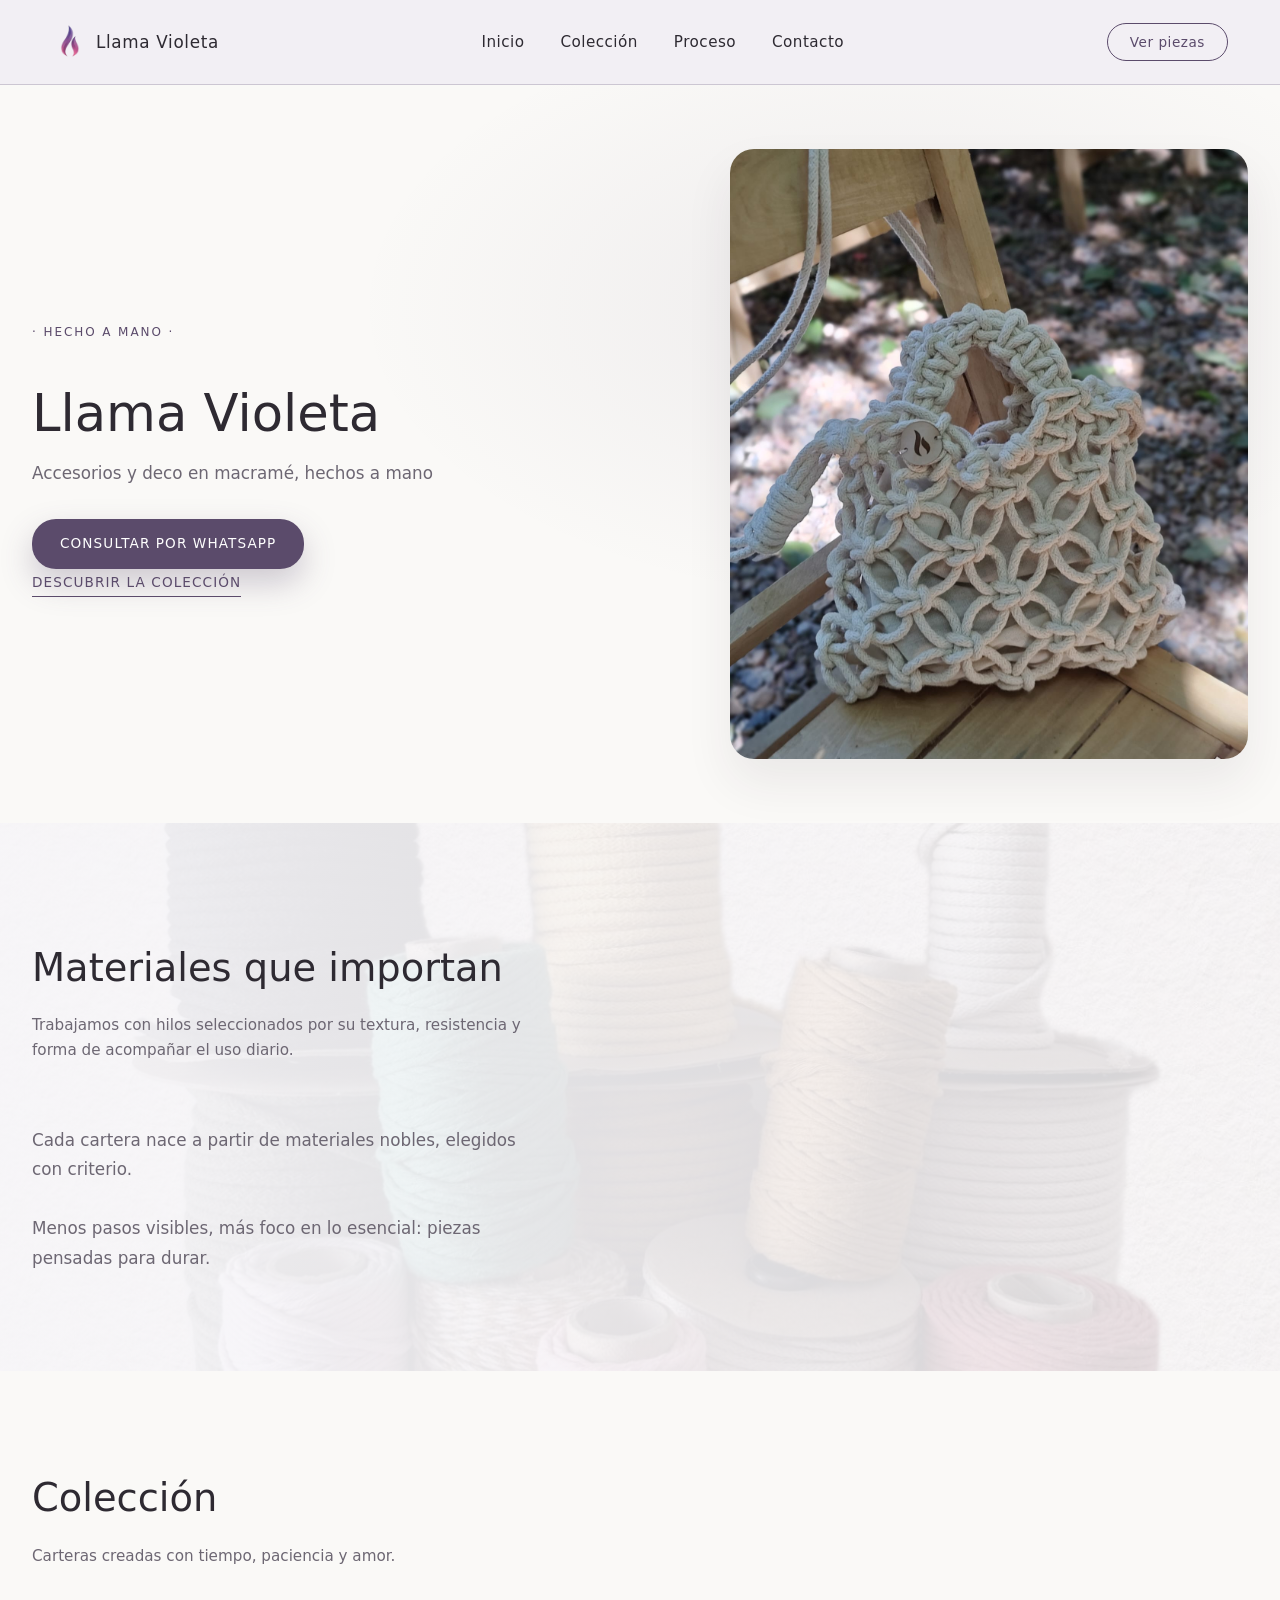
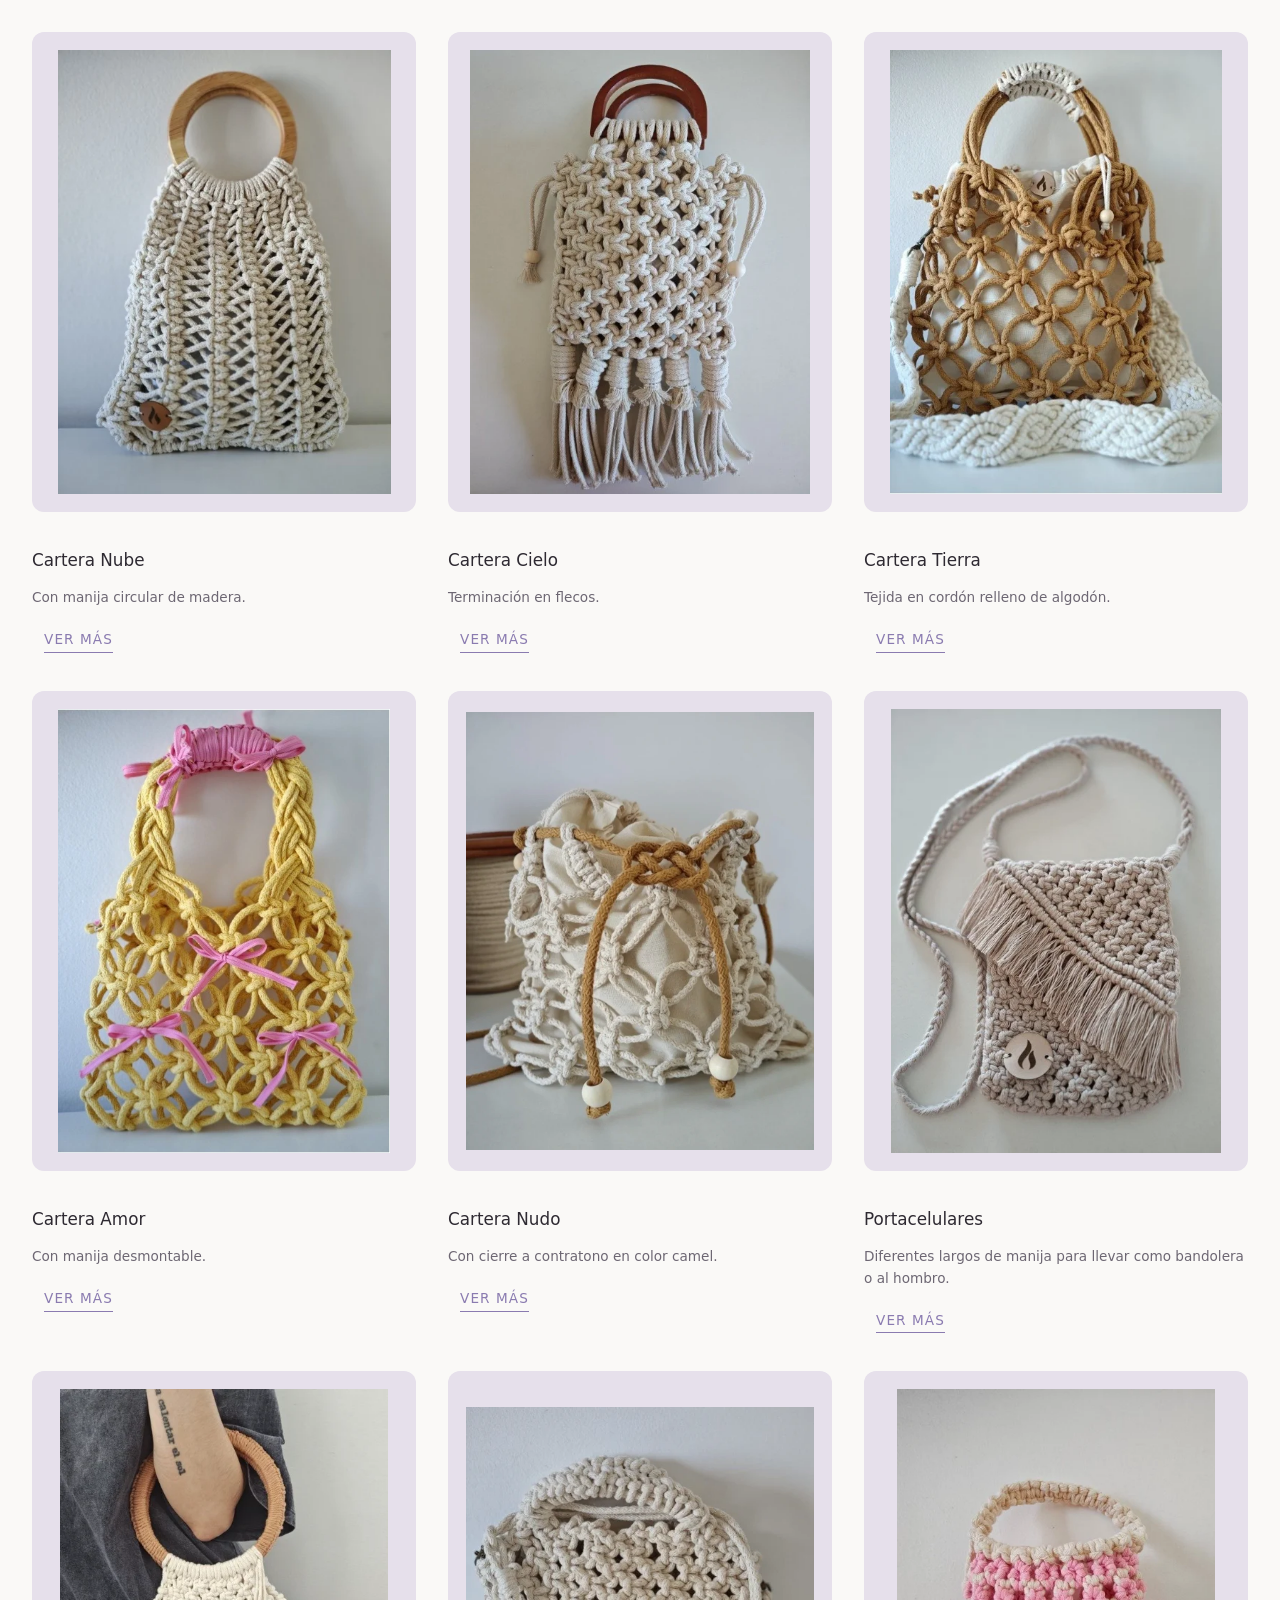
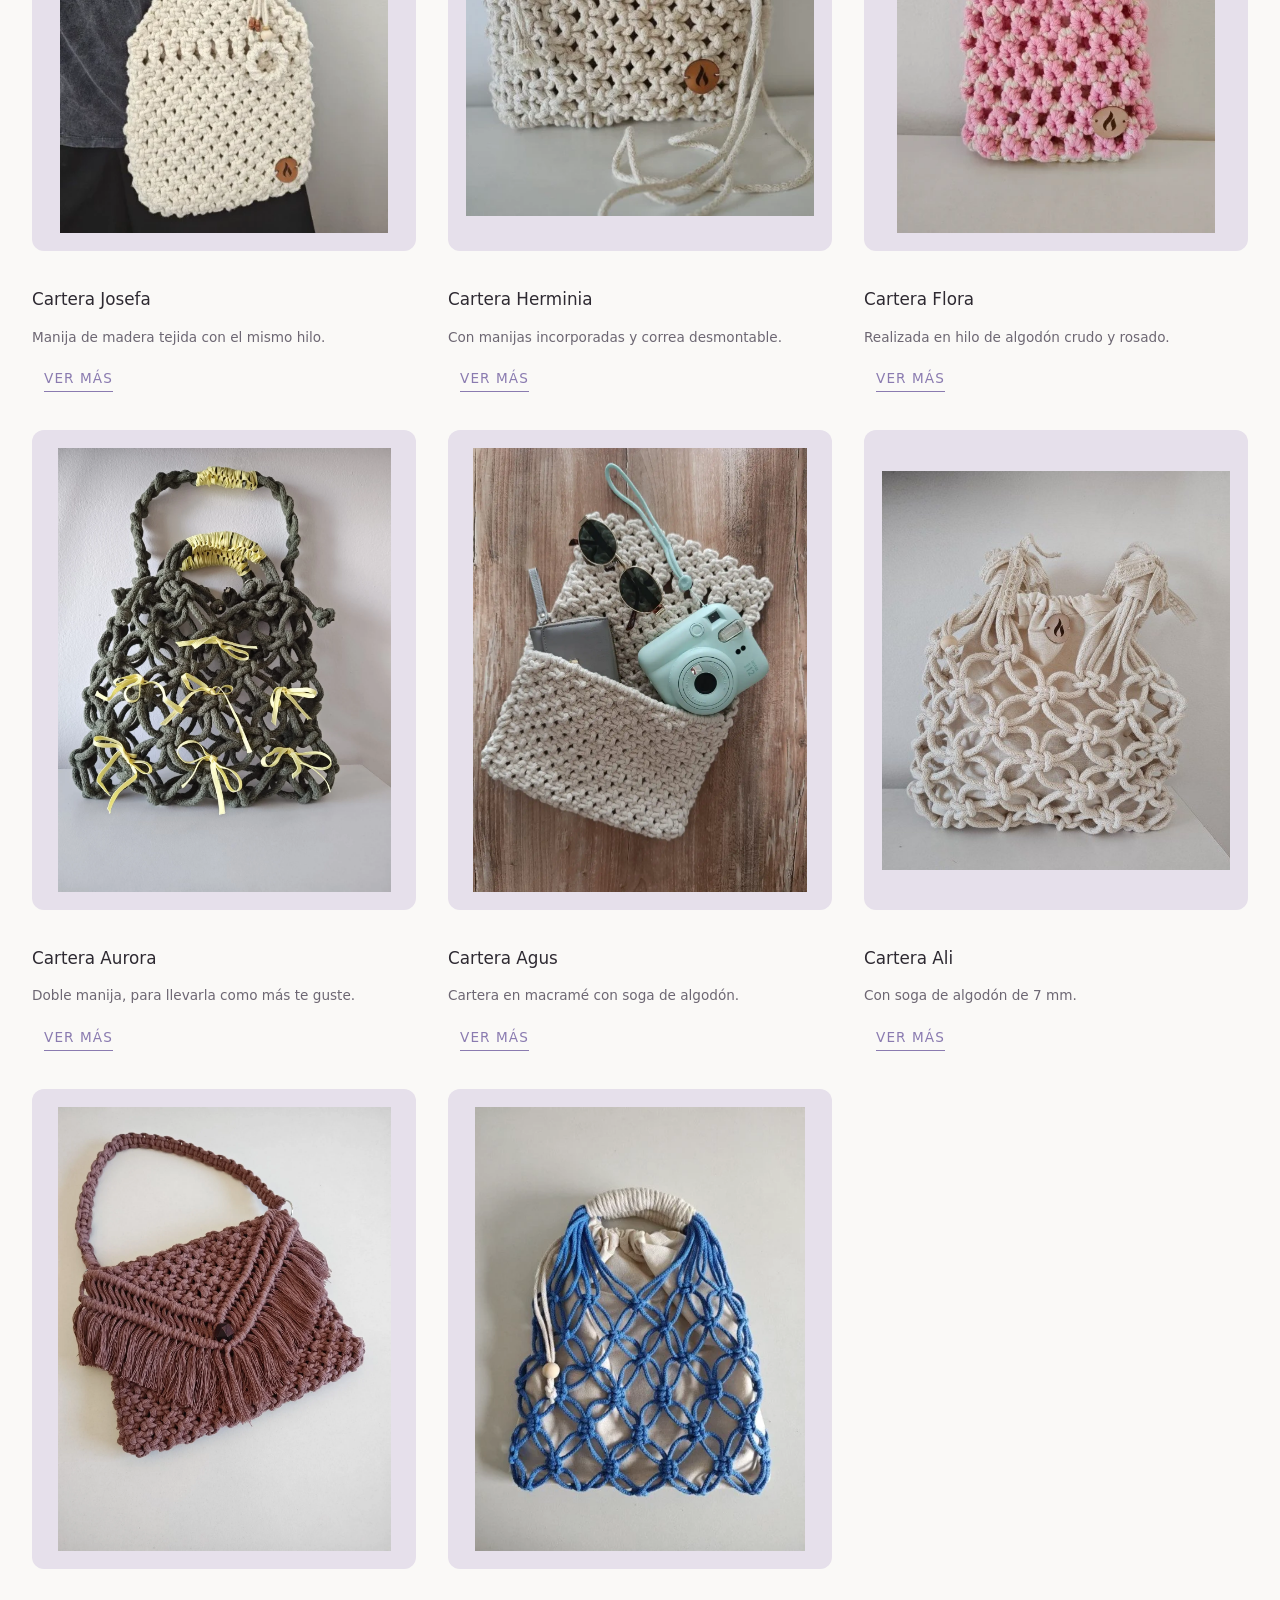
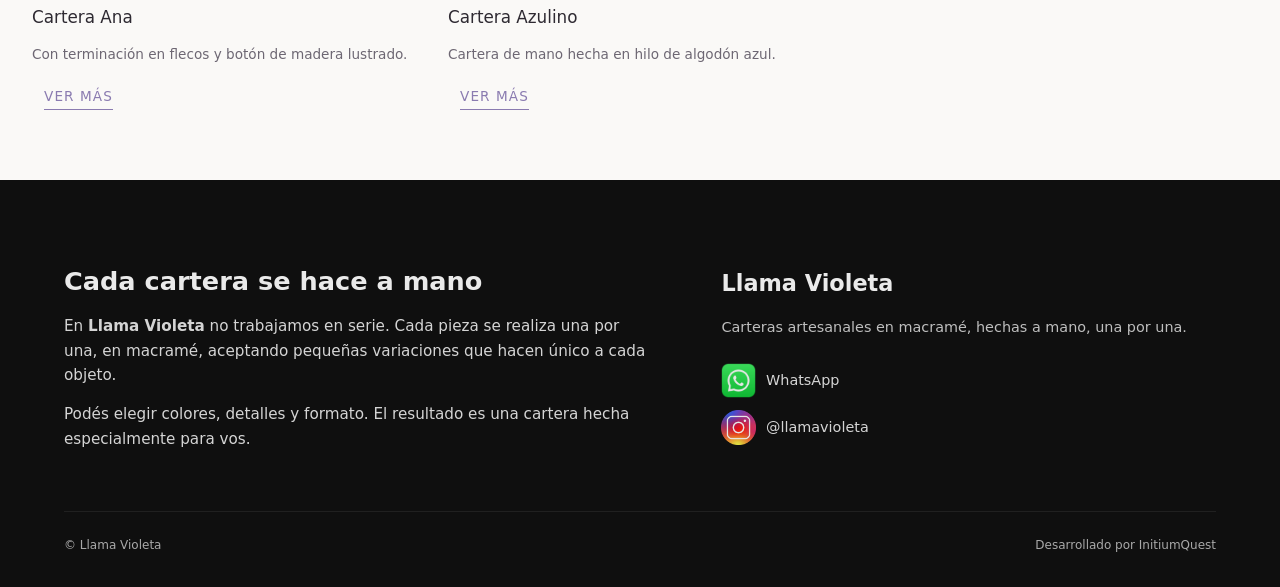
<file: index.html>
<!DOCTYPE html>
<html lang="en">

<head>
    <!-- BASE -->
    <meta charset="UTF-8">
    <meta http-equiv="X-UA-Compatible" content="IE=edge">
    <meta name="viewport" content="width=device-width, initial-scale=1.0">

    <!-- SEO BASIC -->
    <title>Llama Violeta | Tienda de Carteras, diseños modernos y elegantes</title>
    <meta name="description"
        content="Descubrí nuestra colección de carteras modernas, elegantes y de alta calidad. Diseños únicos para cada estilo. Envíos a todo el país.">
    <meta name="keywords" content="carteras, moda, bolsos, accesorios, carteras elegantes, tienda de carteras">
    <meta name="author" content="Tu Marca">

    <!-- INDEXING -->
    <meta name="robots" content="index, follow">
    <meta name="language" content="es">

    <!-- CANONICAL -->
    <link rel="canonical" href="https://llamavioleta.com.ar/">

    <!-- FAVICON -->
    <link rel="icon" href="./assets/logo.png" type="image/x-icon">

    <!-- CSS -->
    <link rel="stylesheet" href="styles.css">

    <!-- OPEN GRAPH (FACEBOOK / INSTAGRAM / WHATSAPP PREVIEW) -->
    <meta property="og:type" content="website">
    <meta property="og:title" content="Tienda de Carteras | Diseños modernos y elegantes">
    <meta property="og:description"
        content="Descubrí carteras modernas, elegantes y de alta calidad. Envíos a todo el país.">
    <meta property="og:url" content="https://llamavioleta.com.ar/">
    <meta property="og:image" content="https://llamavioleta.com.ar/og.jpg">
    <meta property="og:site_name" content="Tu Marca">

    <!-- TWITTER CARD -->
    <meta name="twitter:card" content="summary_large_image">
    <meta name="twitter:title" content="Tienda de Carteras | Diseños modernos y elegantes">
    <meta name="twitter:description" content="Descubrí carteras modernas, elegantes y de alta calidad.">
    <meta name="twitter:image" content="https://llamavioleta.com.ar/og.jpg">

    <!-- MOBILE / THEME -->
    <meta name="theme-color" content="#5B4B6B">
    <meta name="apple-mobile-web-app-capable" content="yes">

    <!-- PRECONNECT (performance) -->
    <link rel="preconnect" href="https://fonts.googleapis.com">
    <link rel="preconnect" href="https://fonts.gstatic.com" crossorigin>
</head>

<body>
    <header class="lv-header" id="lv-header">
        <div class="lv-header__container">

            <!-- Marca -->
            <div class="lv-header__brand">
                <img src="./assets/logo.png" alt="Llama Violeta Logo" class="lv-header__logo-img">
                <span class="lv-header__name">Llama Violeta</span>
            </div>

            <!-- Botón hamburguesa -->
            <button class="lv-header__toggle" aria-label="Abrir menú">
                <span></span>
                <span></span>
                <span></span>
            </button>

            <!-- Navegación -->
            <nav class="lv-header__nav">
                <a href="#inicio" class="lv-header__link">Inicio</a>
                <a href="#coleccion" class="lv-header__link">Colección</a>
                <a href="#proceso" class="lv-header__link">Proceso</a>
                <a href="#contacto" class="lv-header__link">Contacto</a>
            </nav>

            <!-- CTA -->
            <div class="lv-header__cta">
                <a href="#coleccion" class="lv-header__button">Ver piezas</a>
            </div>

        </div>
    </header>

    <section class="lv-hero" id="inicio">
        <div class="lv-hero__container">

            <!-- Texto -->
            <div class="lv-hero__content">
                <p class="lv-hero__eyebrow"> · Hecho a mano · </p>

                <h1 class="lv-hero__title">
                    Llama Violeta
                </h1>

                <p class="lv-hero__description">
                    Accesorios y deco en macramé, hechos a mano
                </p>

                <a href="https://wa.me/5491150413838?text=Hola%20quiero%20consultar%20por%20las%20carteras"
                    class="lv-hero__cta lv-hero__cta--whatsapp">
                    Consultar por WhatsApp
                </a>

                <a href="#coleccion" class="lv-hero__cta1">
                    Descubrir la colección
                </a>
            </div>

            <!-- Imagen -->
            <div class="lv-hero__media">
                <img src="./assets/portada.jpeg" class="lv-hero__image" fetchpriority="high" decoding="async"
                    alt="Detalle artesanal de cartera de cuero hecha a mano con costuras visibles" />
            </div>

        </div>
    </section>



    <section class="lv-process lv-process--bg" id="proceso">

        <!-- Imagen de fondo -->
        <div class="lv-process__background" aria-hidden="true">
            <img src="./assets/materiales.jpeg" alt="">
        </div>

        <!-- Capa de contenido -->
        <div class="lv-process__container">

            <div class="lv-process__content">

                <header class="lv-process__header">
                    <h2 class="lv-process__title">
                        Materiales que importan
                    </h2>

                    <p class="lv-process__subtitle">
                        Trabajamos con hilos seleccionados por su textura,
                        resistencia y forma de acompañar el uso diario.
                    </p>
                </header>

                <p class="lv-process__text">
                    Cada cartera nace a partir de materiales nobles,
                    elegidos con criterio.
                    <br><br>
                    Menos pasos visibles, más foco en lo esencial:
                    piezas pensadas para durar.
                </p>

            </div>

        </div>

    </section>
    <section class="lv-collection" id="coleccion">
        <div class="lv-collection__container">

            <header class="lv-collection__header lv-reveal">
                <h2 class="lv-collection__title">Colección</h2>
                <p class="lv-collection__subtitle">
                    Carteras creadas con tiempo, paciencia y amor.
                </p>
            </header>

            <div class="lv-collection__grid">

                <!-- Card -->
                <article class="lv-product-card lv-reveal" data-product-id="1">
                    <div class="lv-product-card__media">
                        <img src="./assets/Carteras/nube/nube.webp"
                            alt="Cartera artesanal modelo Nube de macramé hecha a mano con diseño elegante y liviano en tono claro"
                            loading="lazy" />
                    </div>

                    <div class="lv-product-card__content">
                        <h3 class="lv-product-card__name">Cartera Nube</h3>
                        <p class="lv-product-card__description">
                            Con manija circular de madera.
                        </p>

                        <button class="lv-product-card__button">
                            VER MÁS
                        </button>
                    </div>
                </article>
                <article class="lv-product-card lv-reveal" data-product-id="2">
                    <div class="lv-product-card__media">
                        <img src="./assets/Carteras/cielo/cielo.webp"
                            alt="Cartera artesanal modelo Cielo de macramé hecha a mano con diseño elegante femenino"
                            loading="lazy" />
                    </div>

                    <div class="lv-product-card__content">
                        <h3 class="lv-product-card__name">Cartera Cielo</h3>
                        <p class="lv-product-card__description">
                            Terminación en flecos.
                        </p>

                        <button class="lv-product-card__button">
                            VER MÁS
                        </button>
                    </div>
                </article>
                <article class="lv-product-card lv-reveal" data-product-id="3">
                    <div class="lv-product-card__media">
                        <img src="./assets/Carteras/tierra/tierra.webp"
                            alt="Cartera artesanal modelo Tierra de macramé hecho a mano con diseño elegante"
                            loading="lazy" />
                    </div>

                    <div class="lv-product-card__content">
                        <h3 class="lv-product-card__name">Cartera Tierra</h3>
                        <p class="lv-product-card__description">
                            Tejida en cordón relleno de algodón.
                        </p>

                        <button class="lv-product-card__button">
                            VER MÁS
                        </button>
                    </div>
                </article>
                <article class="lv-product-card lv-reveal" data-product-id="4">
                    <div class="lv-product-card__media">
                        <img src="./assets/Carteras/amor/amor.webp"
                            alt="Cartera artesanal modelo Amor de macramé hecha a mano estilo elegante y romántico"
                            loading="lazy" />
                    </div>

                    <div class="lv-product-card__content">
                        <h3 class="lv-product-card__name">Cartera Amor</h3>
                        <p class="lv-product-card__description">
                            Con manija desmontable.
                        </p>

                        <button class="lv-product-card__button">
                            VER MÁS
                        </button>
                    </div>
                </article>
                <article class="lv-product-card lv-reveal" data-product-id="5">
                    <div class="lv-product-card__media">
                        <img src="./assets/Carteras/nudo/nudo3.webp"
                            alt="Cartera artesanal modelo Nudo de macramé hecho a mano con diseño moderno y distintivo"
                            loading="lazy" />
                    </div>

                    <div class="lv-product-card__content">
                        <h3 class="lv-product-card__name">Cartera Nudo</h3>
                        <p class="lv-product-card__description">
                            Con cierre a contratono en color camel.
                        </p>

                        <button class="lv-product-card__button">
                            VER MÁS
                        </button>
                    </div>
                </article>
                <article class="lv-product-card lv-reveal" data-product-id="6">
                    <div class="lv-product-card__media">
                        <img src="./assets/Carteras/portacel/portacelular1.webp"
                            alt="Portacelular artesanal de macramé hecho a mano con diseño minimalista y funcional"
                            loading="lazy" />
                    </div>

                    <div class="lv-product-card__content">
                        <h3 class="lv-product-card__name">Portacelulares</h3>
                        <p class="lv-product-card__description">
                            Diferentes largos de manija para llevar como bandolera o al hombro.
                        </p>

                        <button class="lv-product-card__button">
                            VER MÁS
                        </button>
                    </div>
                </article>
                <article class="lv-product-card lv-reveal" data-product-id="7">
                    <div class="lv-product-card__media">
                        <img src="./assets/Carteras/josefa/josefa.webp"
                            alt="Cartera artesanal modelo Josefa de macramé hecha a mano con diseño elegante clásico"
                            loading="lazy" />
                    </div>

                    <div class="lv-product-card__content">
                        <h3 class="lv-product-card__name">Cartera Josefa</h3>
                        <p class="lv-product-card__description">
                            Manija de madera tejida con el mismo hilo.
                        </p>

                        <button class="lv-product-card__button">
                            VER MÁS
                        </button>
                    </div>
                </article>
                <article class="lv-product-card lv-reveal" data-product-id="8">
                    <div class="lv-product-card__media">
                        <img src="./assets/Carteras/herminia/herminia1.webp"
                            alt="Cartera artesanal modelo Herminia de macramé hecha a mano estilo elegante y sofisticado"
                            loading="lazy" />
                    </div>

                    <div class="lv-product-card__content">
                        <h3 class="lv-product-card__name">Cartera Herminia</h3>
                        <p class="lv-product-card__description">
                            Con manijas incorporadas y correa desmontable.
                        </p>

                        <button class="lv-product-card__button">
                            VER MÁS
                        </button>
                    </div>
                </article>
                <article class="lv-product-card lv-reveal" data-product-id="9">
                    <div class="lv-product-card__media">
                        <img src="./assets/Carteras/flora/flora1.webp"
                            alt="Cartera artesanal modelo Flora de macramé hecha a mano con diseño femenino y delicado"
                            loading="lazy" />
                    </div>

                    <div class="lv-product-card__content">
                        <h3 class="lv-product-card__name">Cartera Flora</h3>
                        <p class="lv-product-card__description">
                            Realizada en hilo de algodón crudo y rosado.
                        </p>

                        <button class="lv-product-card__button">
                            VER MÁS
                        </button>
                    </div>
                </article>
                <article class="lv-product-card lv-reveal" data-product-id="10">
                    <div class="lv-product-card__media">
                        <img src="./assets/Carteras/aurora/aurora1.webp"
                            alt="Cartera artesanal modelo Aurora de macramé hecha a mano diseño elegante y luminoso"
                            loading="lazy" />
                    </div>

                    <div class="lv-product-card__content">
                        <h3 class="lv-product-card__name">Cartera Aurora</h3>
                        <p class="lv-product-card__description">
                            Doble manija, para llevarla como más te guste.
                        </p>

                        <button class="lv-product-card__button">
                            VER MÁS
                        </button>
                    </div>
                </article>
                <article class="lv-product-card lv-reveal" data-product-id="11">
                    <div class="lv-product-card__media">
                        <img src="./assets/Carteras/agus/agus.webp"
                            alt="Cartera artesanal modelo Agus de macramé hecha a mano estilo moderno y versátil"
                            loading="lazy" />
                    </div>

                    <div class="lv-product-card__content">
                        <h3 class="lv-product-card__name">Cartera Agus</h3>
                        <p class="lv-product-card__description">
                            Cartera en macramé con soga de algodón.
                        </p>

                        <button class="lv-product-card__button">
                            VER MÁS
                        </button>
                    </div>
                </article>
                <article class="lv-product-card lv-reveal" data-product-id="12">
                    <div class="lv-product-card__media">
                        <img src="./assets/Carteras/ali/ali1.webp"
                            alt="Cartera artesanal modelo Ali de macramé hecha a mano diseño minimalista y elegante"
                            loading="lazy" />
                    </div>

                    <div class="lv-product-card__content">
                        <h3 class="lv-product-card__name">Cartera Ali</h3>
                        <p class="lv-product-card__description">
                            Con soga de algodón de 7 mm.
                        </p>

                        <button class="lv-product-card__button">
                            VER MÁS
                        </button>
                    </div>
                </article>
                <article class="lv-product-card lv-reveal" data-product-id="13">
                    <div class="lv-product-card__media">
                        <img src="./assets/Carteras/ana/ana.webp"
                            alt="Cartera artesanal modelo Ana de macramé hecha a mano estilo clásico y elegante femenino"
                            loading="lazy" />
                    </div>

                    <div class="lv-product-card__content">
                        <h3 class="lv-product-card__name">Cartera Ana</h3>
                        <p class="lv-product-card__description">
                            Con terminación en flecos y botón de madera lustrado.
                        </p>

                        <button class="lv-product-card__button">
                            VER MÁS
                        </button>
                    </div>
                </article>
                <article class="lv-product-card lv-reveal" data-product-id="14">
                    <div class="lv-product-card__media">
                        <img src="./assets/Carteras/azulino/azulino.webp"
                            alt="Cartera artesanal modelo Azulino de macramé hecha a mano con diseño elegante en tono azul"
                            loading="lazy" />
                    </div>

                    <div class="lv-product-card__content">
                        <h3 class="lv-product-card__name">Cartera Azulino</h3>
                        <p class="lv-product-card__description">
                            Cartera de mano hecha en hilo de algodón azul.
                        </p>

                        <button class="lv-product-card__button">
                            VER MÁS
                        </button>
                    </div>
                </article>


                <!-- Repetir cards -->
                <!-- … -->

            </div>
        </div>
    </section>

    <footer class="lv-footer">
        <div class="lv-footer__container">

            <!-- GRID PRINCIPAL -->
            <div class="lv-footer__grid">

                <!-- COLUMNA IZQUIERDA -->
                <div class="lv-footer__about">
                    <h2 class="lv-footer__title">
                        Cada cartera se hace a mano
                    </h2>

                    <p class="lv-footer__text">
                        En <strong>Llama Violeta</strong> no trabajamos en serie.
                        Cada pieza se realiza una por una, en macramé,
                        aceptando pequeñas variaciones que hacen único a cada objeto.
                    </p>

                    <p class="lv-footer__text">
                        Podés elegir colores, detalles y formato.
                        El resultado es una cartera hecha especialmente para vos.
                    </p>
                </div>

                <!-- COLUMNA DERECHA -->
                <div class="lv-footer__content">
                    <p class="lv-footer__brand">
                        Llama Violeta
                    </p>

                    <p class="lv-footer__description">
                        Carteras artesanales en macramé, hechas a mano,
                        una por una.
                    </p>

                    <div class="lv-footer__socials">
                        <a href="https://wa.me/5491150413838?text=Hola%20quiero%20consultar%20por%20las%20carteras" target="_blank" rel="noopener noreferrer"
                            class="lv-footer__social lv-footer__social--wp" aria-label="WhatsApp">
                            <img src="./assets/iconowp.webp" alt="WhatsApp">
                            <span>WhatsApp</span>
                        </a>

                        <a href="https://www.instagram.com/llamavioletamacrame" target="_blank" rel="noopener noreferrer"
                            class="lv-footer__social lv-footer__social--ig" aria-label="Instagram">
                            <img src="./assets/iconoig.webp" alt="Instagram">
                            <span>@llamavioleta</span>
                        </a>
                    </div>
                </div>

            </div>

            <!-- BASE -->
            <div class="lv-footer__bottom">
                <span>© Llama Violeta</span>

                <span class="lv-footer__signature">
                    Desarrollado por
                    <a href="https://www.initiumq.com" target="_blank" rel="noopener noreferrer">
                        InitiumQuest
                    </a>
                </span>
            </div>

        </div>
    </footer>
    <script src="./js/productos.js"></script>
    <script>
        document.addEventListener("DOMContentLoaded", () => {

            const toggle = document.querySelector(".lv-header__toggle");
            const nav = document.querySelector(".lv-header__nav");
            const links = document.querySelectorAll(".lv-header__nav a");

            if (!toggle || !nav) return;

            // Abrir / cerrar menú
            toggle.addEventListener("click", () => {
                nav.classList.toggle("is-open");
            });

            // Cerrar menú al tocar un link interno
            links.forEach(link => {
                link.addEventListener("click", () => {
                    nav.classList.remove("is-open");
                });
            });

            // Cerrar menú al hacer scroll (solo mobile)
            let lastScroll = window.scrollY;

            window.addEventListener("scroll", () => {
                const currentScroll = window.scrollY;

                if (
                    nav.classList.contains("is-open") &&
                    Math.abs(currentScroll - lastScroll) > 10
                ) {
                    nav.classList.remove("is-open");
                }

                lastScroll = currentScroll;
            }, { passive: true });

        });
    </script>



    <script>
        const revealItems = document.querySelectorAll(".lv-reveal");

        const observer = new IntersectionObserver(
            (entries) => {
                entries.forEach((entry, index) => {
                    if (entry.isIntersecting) {
                        entry.target.style.transitionDelay = `${index * 80}ms`;
                        entry.target.classList.add("is-visible");
                        observer.unobserve(entry.target);
                    }
                });
            },
            { threshold: 0.2 }
        );

        revealItems.forEach((item) => observer.observe(item));
    </script>

    <script>
        const header = document.getElementById("lv-header");

        window.addEventListener("scroll", () => {
            if (window.scrollY > 20) {
                header.classList.add("is-scrolled");
            } else {
                header.classList.remove("is-scrolled");
            }
        });
    </script>
    <script>
        document.querySelectorAll(".lv-product-card__button").forEach(button => {
            button.addEventListener("click", (e) => {

                const card = e.target.closest(".lv-product-card");
                const id = card.dataset.productId;

                localStorage.setItem("selectedProductId", id);

                window.location.href = "./productos/producto.html";

            });
        });
    </script>
</body>

</html>
</file>
<file: styles.css>
/* ===========================
   RESET BASE – LLAMA VIOLETA
   =========================== */

*,
*::before,
*::after {
    box-sizing: border-box;
}

html {
    scroll-behavior: smooth;
    -webkit-text-size-adjust: 100%;
}

body {
    margin: 0;
    padding: 0;
    font-family: system-ui, -apple-system, BlinkMacSystemFont, "Segoe UI", sans-serif;
    background-color: var(--lv-color-bg);
    color: var(--lv-color-text);
    line-height: 1.6;
}

img,
picture,
video,
canvas,
svg {
    display: block;
    max-width: 100%;
}

a {
    color: inherit;
    text-decoration: none;
}

button,
input,
select,
textarea {
    font: inherit;
}

/* ===========================
   DESIGN TOKENS – LLAMA VIOLETA
   =========================== */

:root {
    /* Brand Colors */
    --lv-color-primary: #5B4B6B;
    /* violeta humo */
    --lv-color-secondary: #E6E0EB;
    /* lila niebla */
    --lv-color-accent: #C2A6B0;
    /* arcilla suave */

    /* Base Colors */
    --lv-color-bg: #FAF9F7;
    /* blanco lino */
    --lv-color-text: #2E2A32;
    /* grafito */
    --lv-color-text-muted: #6D6773;

    /* UI Colors */
    --lv-color-border: rgba(91, 75, 107, 0.25);
    --lv-color-shadow: rgba(46, 42, 50, 0.08);

    /* Typography */
    --lv-font-base: system-ui, -apple-system, BlinkMacSystemFont, "Segoe UI", sans-serif;
    --lv-font-size-xs: 0.75rem;
    --lv-font-size-sm: 0.85rem;
    --lv-font-size-md: 0.95rem;
    --lv-font-size-lg: 1.05rem;
    --lv-font-size-xl: 1.4rem;

    /* Spacing */
    --lv-space-xxs: 4px;
    --lv-space-xs: 8px;
    --lv-space-sm: 12px;
    --lv-space-md: 18px;
    --lv-space-lg: 32px;
    --lv-space-xl: 64px;

    /* Radius */
    --lv-radius-sm: 6px;
    --lv-radius-md: 12px;
    --lv-radius-lg: 24px;
    --lv-radius-round: 50%;

    /* Transitions */
    --lv-transition-fast: 0.2s ease;
    --lv-transition-base: 0.3s ease;

    /* Layout */
    --lv-max-width: 1240px;
}










/* ===========================
   HEADER – LLAMA VIOLETA
   =========================== */

.lv-header {
    position: sticky;
    top: 0;
    width: 100%;
    background-color: rgba(242, 238, 244, 0.94);
    backdrop-filter: blur(6px);
    border-bottom: 1px solid var(--lv-color-border);
    z-index: 1000;
    transition: var(--lv-transition-base);
}

.lv-header__container {
    max-width: var(--lv-max-width);
    margin: 0 auto;
    padding: calc(var(--lv-space-md) + 6px) var(--lv-space-lg);
    display: flex;
    align-items: center;
    justify-content: space-between;
    position: relative;
}

/* Marca */
.lv-header__brand {
    display: flex;
    align-items: center;
    gap: var(--lv-space-xs);
}

.lv-header__logo-img {
    width: 36px;
    height: 36px;
    object-fit: contain;
    border-radius: var(--lv-radius-round);
}

.lv-header__name {
    font-size: var(--lv-font-size-lg);
    font-weight: 500;
    letter-spacing: 0.04em;
}

/* Navegación */
.lv-header__nav {
    display: flex;
    gap: calc(var(--lv-space-lg) + 4px);
}

.lv-header__link {
    position: relative;
    font-size: var(--lv-font-size-md);
    color: var(--lv-color-text);
    letter-spacing: 0.03em;
    transition: color var(--lv-transition-fast);
}

.lv-header__link::after {
    content: "";
    position: absolute;
    left: 0;
    bottom: -4px;
    width: 0;
    height: 1px;
    background-color: var(--lv-color-primary);
    transition: width var(--lv-transition-fast);
}

.lv-header__link:hover {
    color: var(--lv-color-primary);
}

.lv-header__link:hover::after {
    width: 100%;
}

/* CTA */
.lv-header__button {
    padding: calc(var(--lv-space-xs) + 2px) calc(var(--lv-space-md) + 4px);
    border: 1px solid var(--lv-color-primary);
    border-radius: var(--lv-radius-lg);
    font-size: var(--lv-font-size-sm);
    letter-spacing: 0.04em;
    color: var(--lv-color-primary);
    background: transparent;
    transition: var(--lv-transition-fast);
}

.lv-header__button:hover {
    background-color: var(--lv-color-primary);
    color: var(--lv-color-bg);
}

/* ===========================
   HAMBURGUESA
   =========================== */

.lv-header__toggle {
    display: none;
    background: none;
    border: none;
    width: 32px;
    height: 22px;
    flex-direction: column;
    justify-content: space-between;
    cursor: pointer;
}

.lv-header__toggle span {
    height: 2px;
    width: 100%;
    background-color: var(--lv-color-text);
    border-radius: 2px;
    transition: var(--lv-transition-fast);
}

/* ===========================
   MOBILE
   =========================== */
@media (max-width: 768px) {

    .lv-header__toggle {
        display: flex;
    }

    .lv-header__nav {
        position: absolute;
        top: 100%;
        left: 0;
        width: 100%;
        background-color: rgba(242, 238, 244, 0.98);
        flex-direction: column;
        align-items: center;
        gap: var(--lv-space-md);
        padding: var(--lv-space-lg) 0;
        opacity: 0;
        transform: translateY(-10px);
        pointer-events: none;
        transition: var(--lv-transition-base);
    }

    .lv-header__nav.is-open {
        opacity: 1;
        transform: translateY(0);
        pointer-events: auto;
    }

    .lv-header__cta {
        display: none;
    }

    .lv-header__name {
        font-size: var(--lv-font-size-sm);
    }
}

/* ===========================
   MOBILE CHICO
   =========================== */
@media (max-width: 480px) {
    .lv-header__name {
        display: none;
    }
}













/* ===========================
   HERO – LLAMA VIOLETA
   =========================== */

.lv-hero {
    position: relative;
    padding: var(--lv-space-xl) var(--lv-space-lg);
    background-color: var(--lv-color-bg);
    overflow: hidden;
}

.lv-hero::before {
    content: "";
    position: absolute;
    inset: 0;
    background: radial-gradient(900px 500px at 70% 30%,
            rgba(91, 75, 107, 0.08),
            transparent 60%);
    pointer-events: none;
}

.lv-hero__container {
    position: relative;
    max-width: var(--lv-max-width);
    margin: 0 auto;
    display: grid;
    grid-template-columns: 1.1fr 0.9fr;
    gap: var(--lv-space-xl);
    align-items: center;
}

/* ===========================
   CONTENIDO
   =========================== */

.lv-hero__content {
    max-width: 520px;
    animation: lv-hero-fade-up 0.8s ease forwards;
}

.lv-hero__eyebrow {
    font-size: var(--lv-font-size-xs);
    letter-spacing: 0.16em;
    text-transform: uppercase;
    color: var(--lv-color-primary);
    margin-bottom: var(--lv-space-sm);
}

.lv-hero__title {
    font-size: clamp(2.4rem, 4vw, 3.2rem);
    line-height: 1.12;
    font-weight: 500;
    margin-bottom: var(--lv-space-md);
    color: var(--lv-color-text);
}

.lv-hero__description {
    font-size: var(--lv-font-size-lg);
    color: var(--lv-color-text-muted);
    margin-bottom: var(--lv-space-lg);
    max-width: 460px;
}

/* ===========================
   CTA
   =========================== */

.lv-hero__cta {
    display: inline-block;
    font-size: var(--lv-font-size-sm);
    letter-spacing: 0.08em;
    text-transform: uppercase;
    margin-right: var(--lv-space-md);
    padding-bottom: 4px;
    color: var(--lv-color-primary);
    position: relative;
}

.lv-hero__cta::after {
    content: "";
    position: absolute;
    left: 0;
    bottom: 0;
    width: 100%;
    height: 1px;
    background-color: currentColor;
    transform-origin: left;
    transition: transform var(--lv-transition-fast);
}

.lv-hero__cta:hover::after {
    transform: scaleX(0.65);
}

.lv-hero__cta1 {
    display: inline-block;
    font-size: var(--lv-font-size-sm);
    letter-spacing: 0.08em;
    text-transform: uppercase;
    margin-right: var(--lv-space-md);
    padding-bottom: 4px;
    color: var(--lv-color-primary);
    position: relative;
}

.lv-hero__cta1::after {
    content: "";
    position: absolute;
    left: 0;
    bottom: 0;
    width: 100%;
    height: 1px;
    background-color: currentColor;
    transform-origin: left;
    transition: transform var(--lv-transition-fast);
}

.lv-hero__cta1:hover::after {
    transform: scaleX(0.65);
}

/* ===========================
   CTA WHATSAPP – SOLIDO
   =========================== */

.lv-hero__cta--whatsapp {
    display: inline-block;
    padding: 14px 28px;
    background-color: var(--lv-color-primary);
    color: #fff;
    border-radius: var(--lv-radius-lg);
    font-size: var(--lv-font-size-sm);
    letter-spacing: 0.08em;
    text-transform: uppercase;
    font-weight: 500;
    box-shadow: 0 14px 32px rgba(91, 75, 107, 0.28);
    transition:
        transform var(--lv-transition-base),
        box-shadow var(--lv-transition-base);
}

/* eliminar subrayado animado heredado */
.lv-hero__cta--whatsapp::after {
    display: none;
}

.lv-hero__cta--whatsapp:hover {
    transform: translateY(-2px);
    box-shadow: 0 20px 44px rgba(91, 75, 107, 0.38);
}

/* ===========================
   MOBILE
   =========================== */

@media (max-width: 768px) {
    .lv-hero__cta--whatsapp {
        width: 100%;
        text-align: center;
    }
}

/* ===========================
   MEDIA
   =========================== */

.lv-hero__media {
    position: relative;
    animation: lv-hero-fade 1s ease forwards;
}

.lv-hero__image {
    width: 100%;
    height: auto;
    object-fit: cover;
    border-radius: var(--lv-radius-lg);
    box-shadow: 0 24px 48px var(--lv-color-shadow);
}

/* ===========================
   ANIMACIONES
   =========================== */

@keyframes lv-hero-fade-up {
    from {
        opacity: 0;
        transform: translateY(24px);
    }

    to {
        opacity: 1;
        transform: translateY(0);
    }
}

@keyframes lv-hero-fade {
    from {
        opacity: 0;
        transform: scale(0.97);
    }

    to {
        opacity: 1;
        transform: scale(1);
    }
}

/* ===========================
   RESPONSIVE
   =========================== */

@media (max-width: 1024px) {
    .lv-hero__container {
        grid-template-columns: 1fr 1fr;
    }
}

@media (max-width: 768px) {
    .lv-hero {
        padding: var(--lv-space-lg) var(--lv-space-md);
    }

    .lv-hero__container {
        grid-template-columns: 1fr;
        gap: var(--lv-space-lg);
    }

    .lv-hero__media {
        order: -1;
    }

    .lv-hero__title {
        font-size: 2.1rem;
    }

    .lv-hero__cta1 {
        display: none;
    }
}













/* ===========================
   PROCESO – MATERIAL EDITORIAL (FULL BG)
   =========================== */

.lv-process {
    position: relative;
    padding: var(--lv-space-xl) var(--lv-space-lg);
    background-color: var(--lv-color-bg);
    overflow: hidden;
}

/* ===========================
   FONDO
   =========================== */

.lv-process__background {
    position: absolute;
    inset: 0;
    z-index: 0;
    overflow: hidden;
}

.lv-process__background img {
    width: 100%;
    height: 100%;
    object-fit: cover;
    transform: scale(1.05);
    filter: saturate(0.9);
}

/* Overlay sutil para legibilidad */
.lv-process__background::after {
    content: "";
    position: absolute;
    inset: 0;
    background: linear-gradient(to right,
            rgba(247, 246, 249, 0.96),
            rgba(247, 246, 249, 0.85));
}

/* ===========================
   CONTENEDOR
   =========================== */

.lv-process__container {
    position: relative;
    z-index: 1;
    max-width: var(--lv-max-width);
    margin: 0 auto;
    min-height: 420px;

    display: flex;
    align-items: center;
}

/* ===========================
   CONTENIDO
   =========================== */

.lv-process__content {
    max-width: 520px;
    display: flex;
    flex-direction: column;
    gap: var(--lv-space-lg);
}

/* ===========================
   HEADER
   =========================== */

.lv-process__header {
    max-width: 560px;
}

.lv-process__title {
    font-size: clamp(1.9rem, 3vw, 2.4rem);
    font-weight: 500;
    margin-bottom: var(--lv-space-sm);
    color: var(--lv-color-text);
}

.lv-process__subtitle {
    font-size: var(--lv-font-size-md);
    color: var(--lv-color-text-muted);
    line-height: 1.6;
}

/* ===========================
   TEXTO PRINCIPAL
   =========================== */

.lv-process__text {
    font-size: var(--lv-font-size-lg);
    color: var(--lv-color-text-muted);
    line-height: 1.75;
    max-width: 46ch;
}

/* ===========================
   REVEAL
   =========================== */

.lv-process__content {
    transition: opacity 0.8s ease, transform 0.8s ease;
}

.lv-process.lv-reveal {
    opacity: 0;
    transform: translateY(28px);
}

.lv-process.lv-reveal.is-visible {
    opacity: 1;
    transform: translateY(0);
}

/* ===========================
   RESPONSIVE
   =========================== */

@media (max-width: 1024px) {
    .lv-process__container {
        min-height: 380px;
    }

    .lv-process__content {
        max-width: 480px;
    }
}

@media (max-width: 768px) {
    .lv-process {
        padding: var(--lv-space-lg) var(--lv-space-md);
    }

    .lv-process__container {
        min-height: auto;
    }

    .lv-process__background::after {
        background: linear-gradient(to bottom,
                rgba(247, 246, 249, 0.94),
                rgba(247, 246, 249, 0.88));
    }

    .lv-process__content {
        max-width: 100%;
        gap: var(--lv-space-md);
    }

    .lv-process__text {
        font-size: var(--lv-font-size-md);
    }
}












/* ===========================
   COLECCIÓN – CARDS EDITORIALES
   =========================== */

.lv-collection {
    padding: var(--lv-space-xl) var(--lv-space-lg);
    background-color: var(--lv-color-bg);
}

.lv-collection__container {
    max-width: var(--lv-max-width);
    margin: 0 auto;
}

/* Header */
.lv-collection__header {
    max-width: 520px;
    margin-bottom: var(--lv-space-xl);
}

.lv-collection__title {
    font-size: clamp(1.9rem, 3vw, 2.4rem);
    font-weight: 500;
    margin-bottom: var(--lv-space-sm);
}

.lv-collection__subtitle {
    font-size: var(--lv-font-size-md);
    color: var(--lv-color-text-muted);
}

/* Grid */
.lv-collection__grid {
    display: grid;
    grid-template-columns: repeat(3, 1fr);
    gap: var(--lv-space-lg);
}

/* ===========================
   PRODUCT CARD
   =========================== */

.lv-product-card {
    display: flex;
    flex-direction: column;
    background-color: var(--lv-color-bg);
}

/* Media (ANTI-BUG IMAGE SETUP) */
.lv-product-card__media {
    width: 100%;
    aspect-ratio: 4 / 5;
    background-color: var(--lv-color-secondary);
    border-radius: var(--lv-radius-md);
    padding: var(--lv-space-md);
    display: flex;
    align-items: center;
    justify-content: center;
    overflow: hidden;
}

.lv-product-card__media img {
    width: 100%;
    height: 100%;
    object-fit: contain;
    /* CLAVE */
    object-position: center;
}

/* Content */
.lv-product-card__content {
    padding-top: var(--lv-space-md);
}

.lv-product-card__name {
    font-size: 1.05rem;
    font-weight: 500;
    margin-bottom: var(--lv-space-xxs);
}

.lv-product-card__description {
    font-size: var(--lv-font-size-sm);
    color: var(--lv-color-text-muted);
    margin-bottom: var(--lv-space-sm);
}

/* Button */
button.lv-product-card__button,
a.lv-product-card__button {
    all: unset;

    display: inline-flex !important;
    align-items: center;
    gap: 6px;

    padding: 8px 12px !important;
    margin: 0;

    font-size: var(--lv-font-size-sm);
    letter-spacing: 0.08em;

    color: #8A7BB0 !important;
    /* violeta visible desde el inicio */
    cursor: pointer;

    position: relative;
    user-select: none;

    transition: all 0.2s ease;
}

/* Hover / active */
button.lv-product-card__button:hover,
a.lv-product-card__button:hover,
button.lv-product-card__button:active,
a.lv-product-card__button:active,
button.lv-product-card__button:focus,
a.lv-product-card__button:focus {
    background: #5B4B6B !important;
    /* violeta oscuro */
    color: #ffffff !important;

    border-radius: 999px;
    transform: translateY(-1px);
}

/* underline */
button.lv-product-card__button::after,
a.lv-product-card__button::after {
    content: "";
    position: absolute;
    left: 12px;
    right: 12px;
    bottom: 6px;
    height: 1px;

    background-color: #8A7BB0;

    transform: scaleX(1);
    transform-origin: center;
    transition: transform 0.2s ease;
}

/* underline hover */
button.lv-product-card__button:hover::after,
a.lv-product-card__button:hover::after,
button.lv-product-card__button:active::after,
a.lv-product-card__button:active::after {
    transform: scaleX(0.3);
}

/* Hover sutil */
.lv-product-card:hover .lv-product-card__media {
    background-color: var(--lv-color-accent);
    transition: background-color var(--lv-transition-base);
}

@media (max-width: 1024px) {
    .lv-collection__grid {
        grid-template-columns: repeat(2, 1fr);
    }
}

@media (max-width: 640px) {
    .lv-collection {
        padding: var(--lv-space-lg) var(--lv-space-md);
    }

    .lv-collection__grid {
        grid-template-columns: 1fr;
    }
}









/* FOOTER BASE */
.lv-footer {
    width: 100%;
    background: #0f0f0f;
    color: #eaeaea;
}

.lv-footer * {
    box-sizing: border-box;
}

.lv-footer__container {
    max-width: 1200px;
    margin: 0 auto;
    padding: 4rem 1.5rem 2rem;
}

/* GRID */
.lv-footer__grid {
    display: grid;
    grid-template-columns: 1.2fr 1fr;
    gap: 4rem;
    align-items: start;
}

/* IZQUIERDA */
.lv-footer__title {
    font-size: 1.6rem;
    margin-bottom: 1rem;
    line-height: 1.3;
}

.lv-footer__text {
    font-size: 0.95rem;
    line-height: 1.6;
    opacity: 0.9;
    margin-bottom: 0.75rem;
}

/* DERECHA */
.lv-footer__brand {
    font-size: 1.4rem;
    font-weight: 600;
    margin-bottom: 0.5rem;
}

.lv-footer__description {
    font-size: 0.9rem;
    opacity: 0.8;
    margin-bottom: 1.5rem;
}

/* REDES */
.lv-footer__socials {
    display: flex;
    flex-direction: column;
    gap: 0.75rem;
}

.lv-footer__social {
    display: inline-flex;
    align-items: center;
    gap: 0.6rem;
    text-decoration: none;
    color: inherit;
    font-size: 0.9rem;
    opacity: 0.9;
    transition: opacity 0.2s ease;
}

.lv-footer__social img {
    width: 35px;
    height: 35px;
    display: block;
}

.lv-footer__social:hover {
    opacity: 1;
}

/* BASE */
.lv-footer__bottom {
    margin-top: 3rem;
    padding-top: 1.5rem;
    border-top: 1px solid rgba(255, 255, 255, 0.1);

    display: flex;
    justify-content: space-between;
    align-items: center;
    font-size: 0.75rem;
    opacity: 0.7;
}

.lv-footer__signature a {
    color: inherit;
    text-decoration: none;
}

.lv-footer__signature a:hover {
    text-decoration: underline;
}

/* RESPONSIVE */
@media (max-width: 768px) {
    .lv-footer__grid {
        grid-template-columns: 1fr;
        gap: 2.5rem;
    }

    .lv-footer__bottom {
        flex-direction: column;
        gap: 0.75rem;
        text-align: center;
    }
}

@media (max-width: 768px) {

    .lv-footer__grid {
        grid-template-columns: 1fr;
        gap: 2.5rem;
    }

    /* 🔹 SOCIALS EN FILA */
    .lv-footer__socials {
        flex-direction: row;
        justify-content: flex-start;
        gap: 1.25rem;
        margin-top: 1rem;
    }

    .lv-footer__social {
        flex-direction: column;
        align-items: center;
        font-size: 0.75rem;
        gap: 0.4rem;
    }

    .lv-footer__social img {
        width: 42px;
        height: 42px;
    }

    .lv-footer__bottom {
        flex-direction: column;
        gap: 0.75rem;
        text-align: center;
    }
}
</file>
